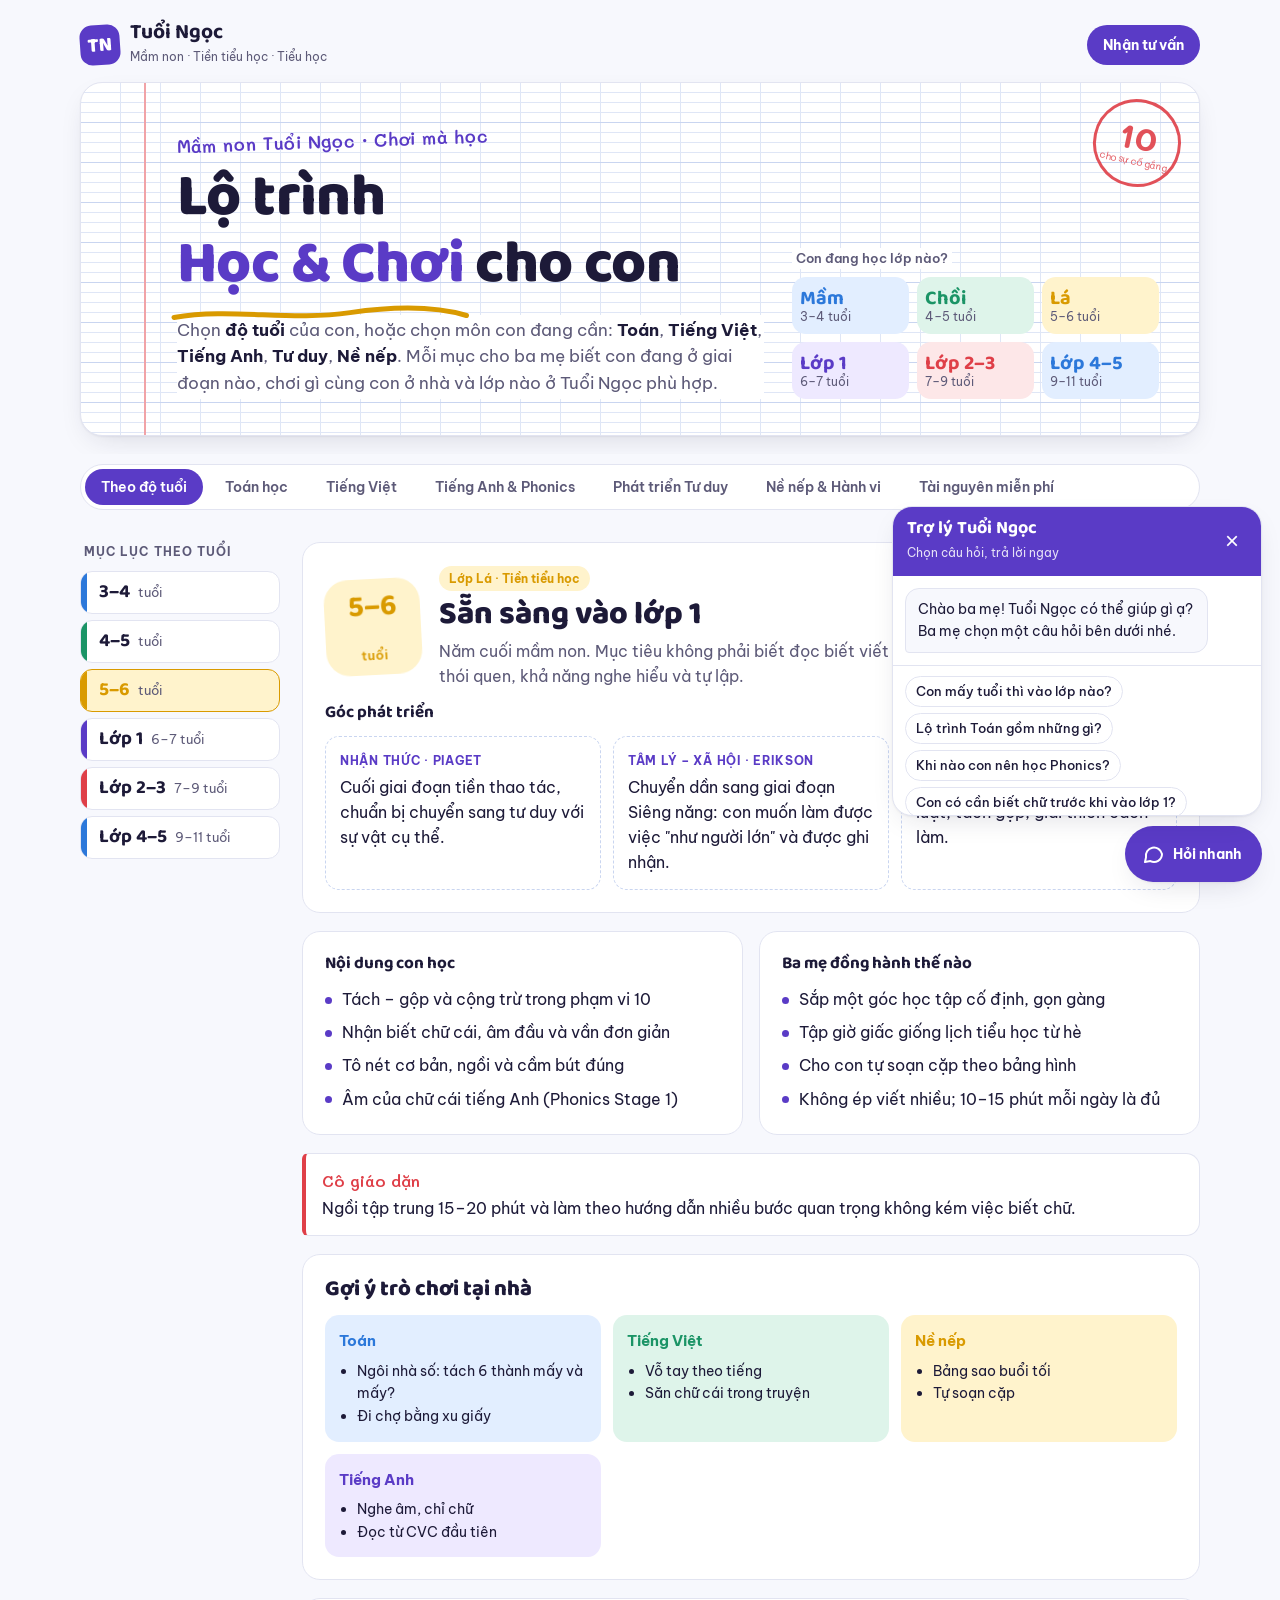
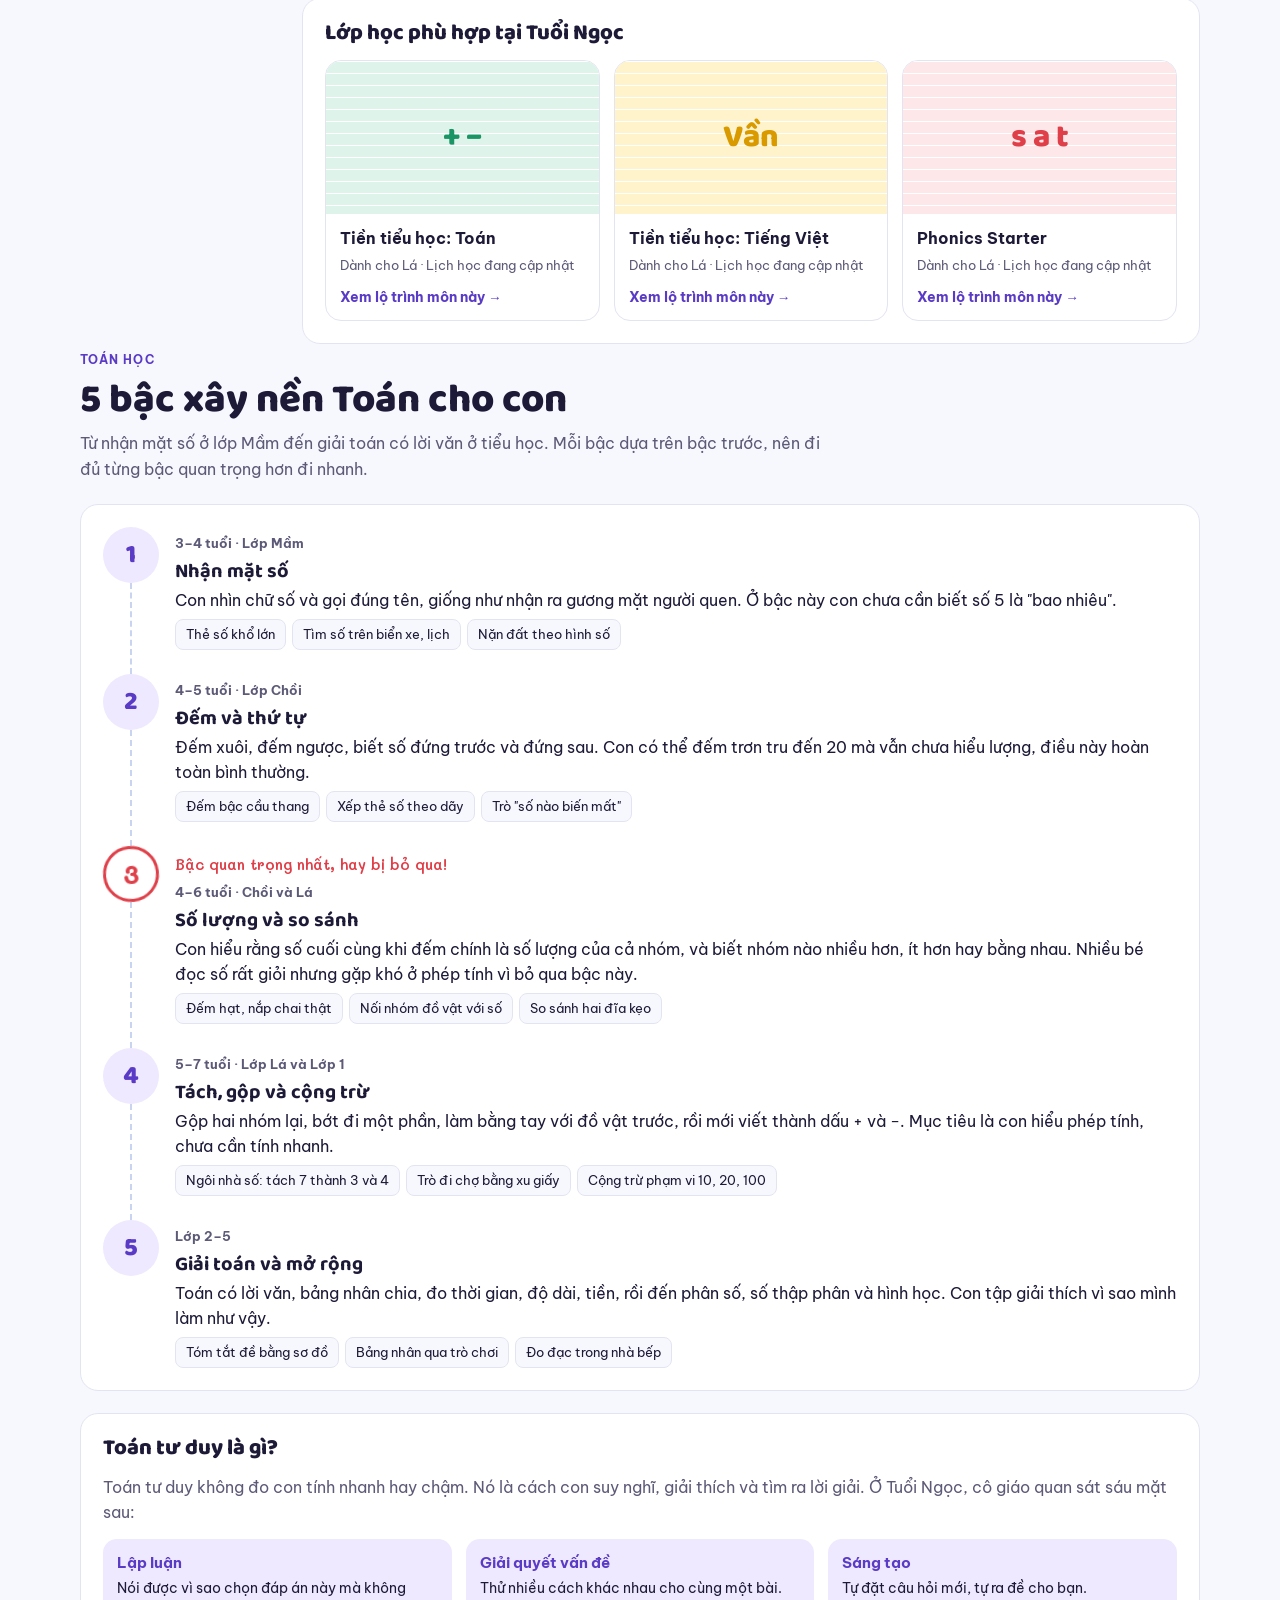
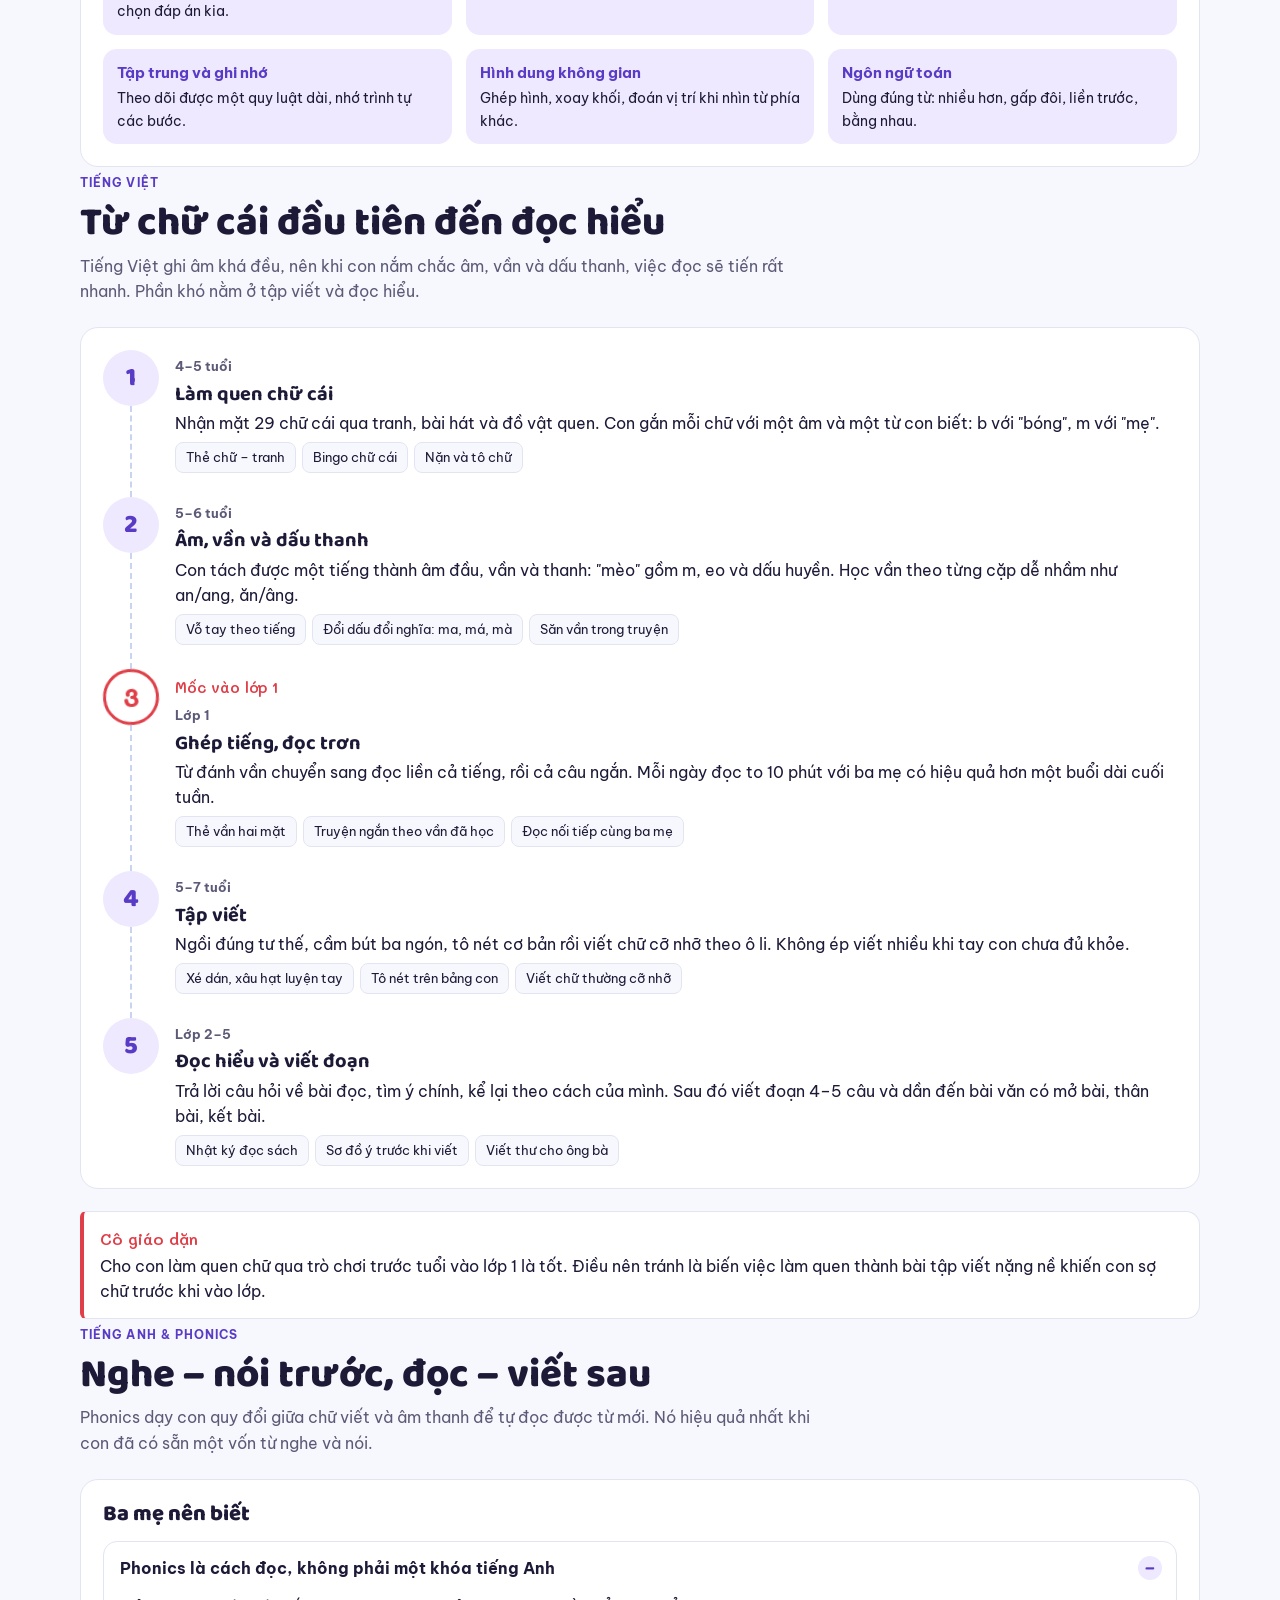
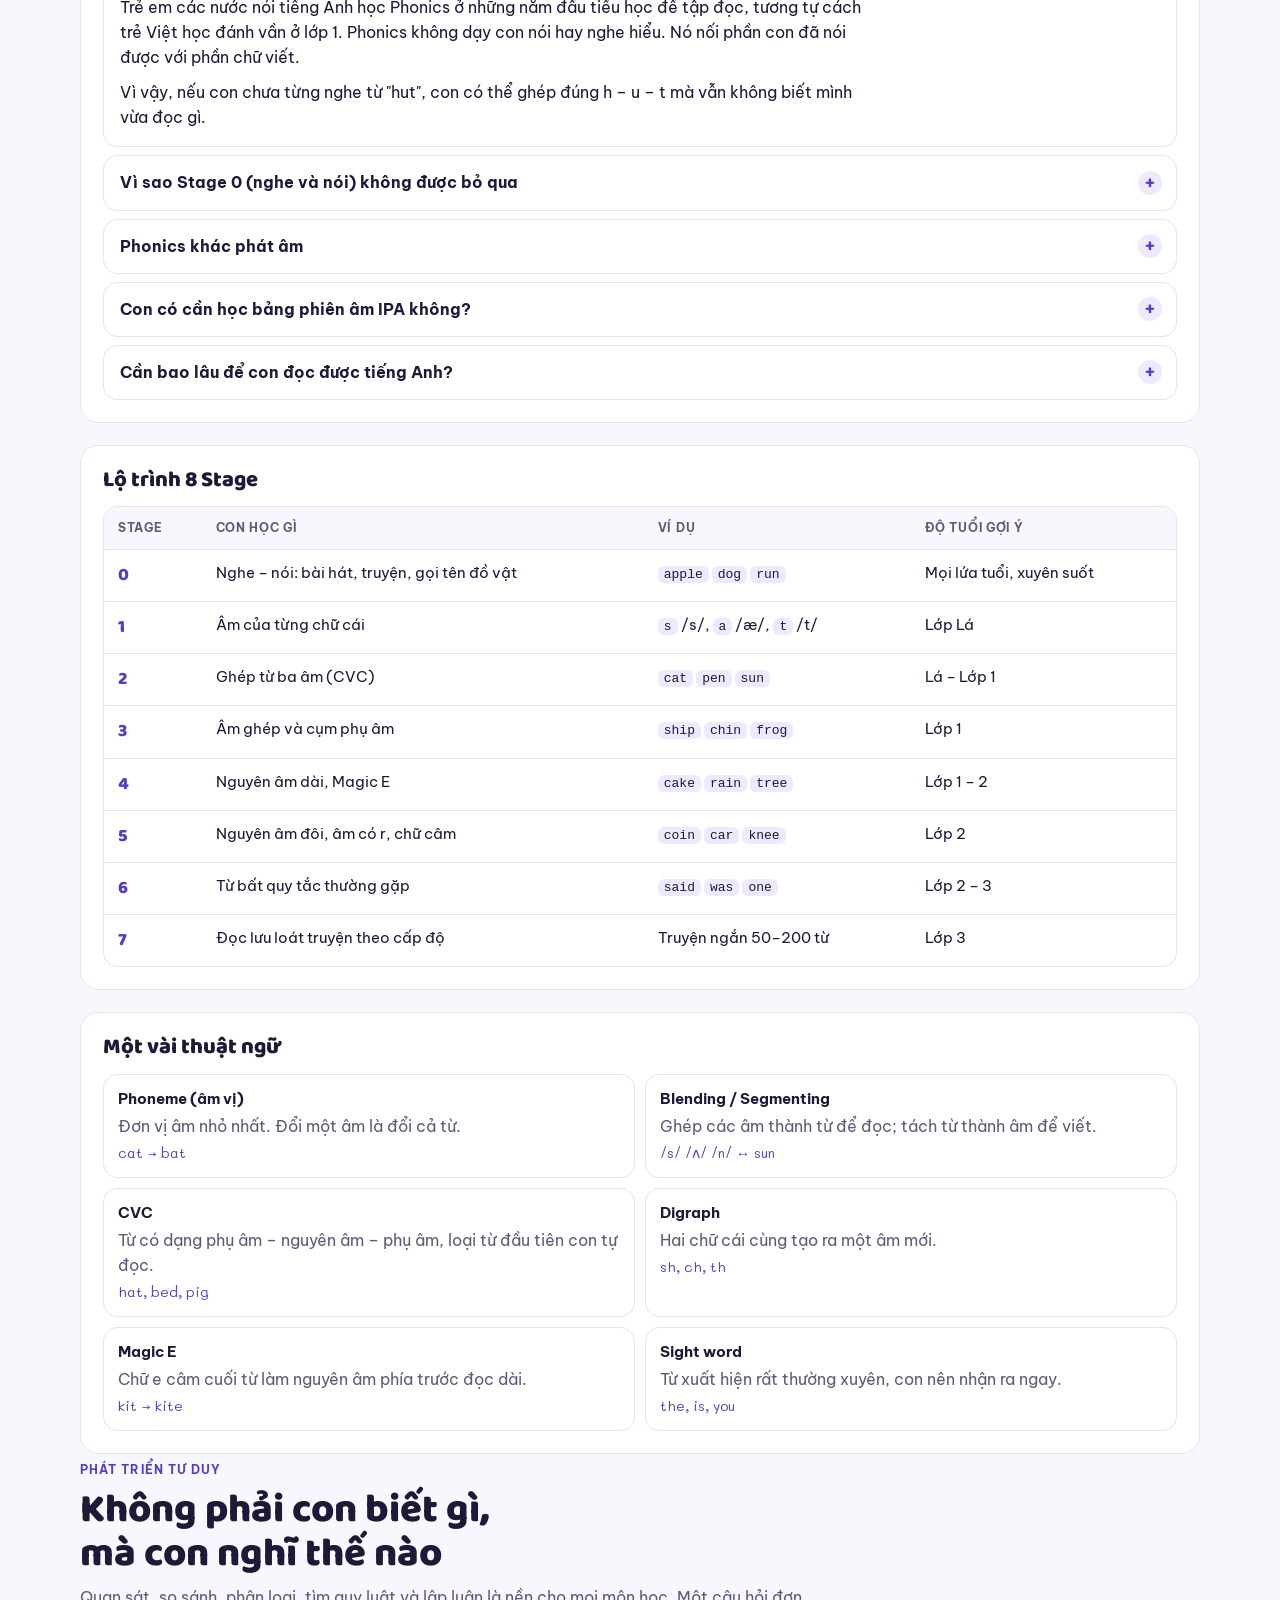
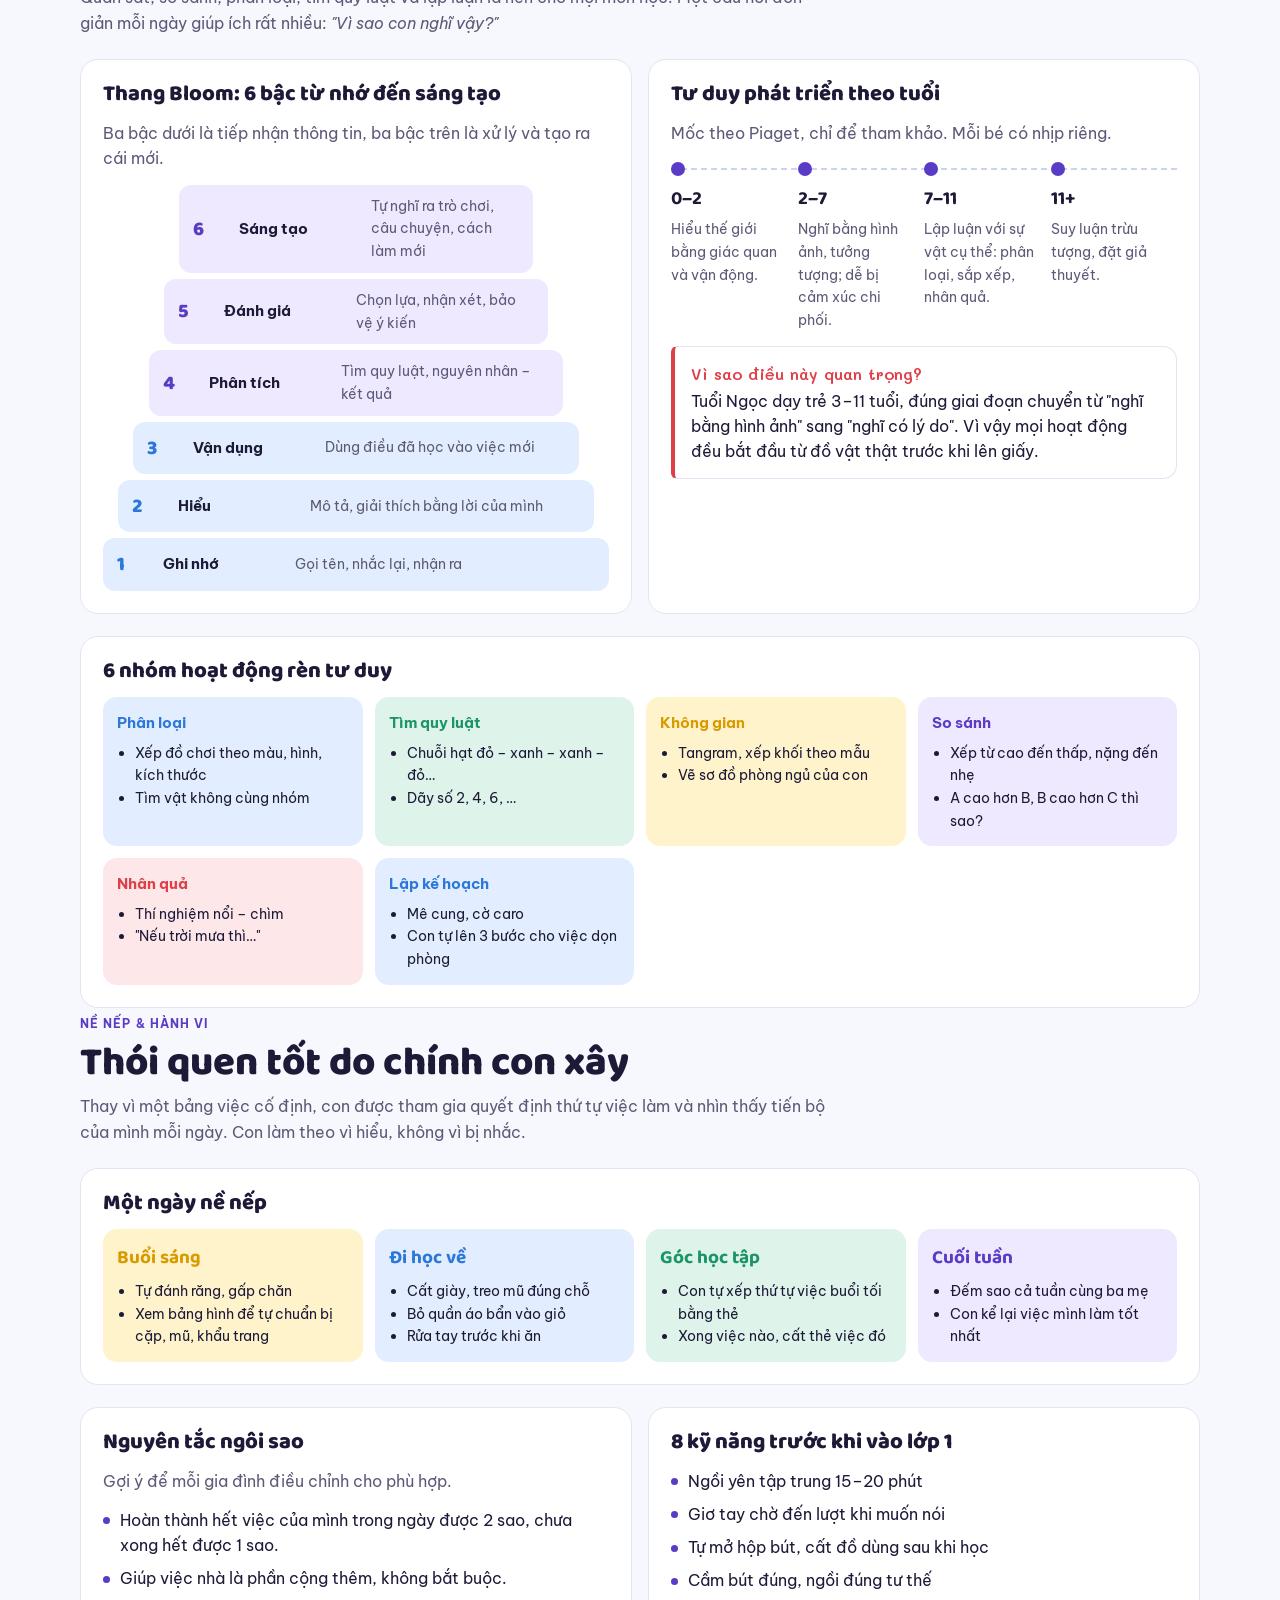
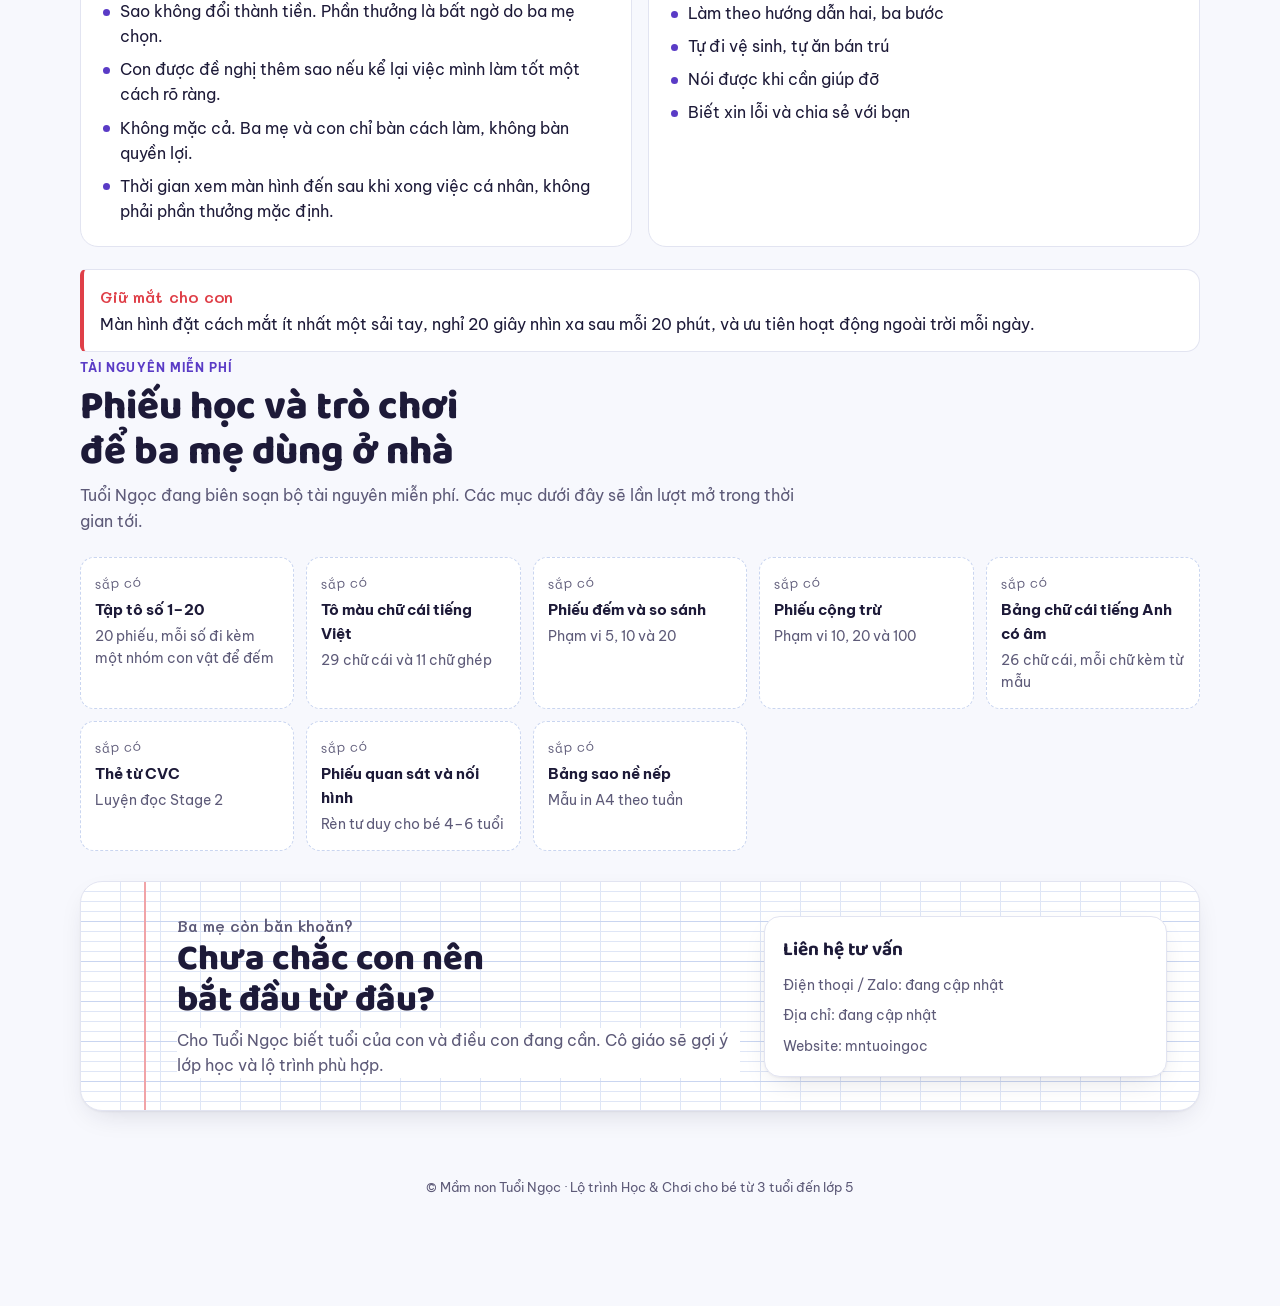
<file: index.html>
<!doctype html>
<html lang="vi">
<head>
<meta charset="utf-8">
<meta name="viewport" content="width=device-width, initial-scale=1, viewport-fit=cover">
<title>Mầm non Tuổi Ngọc · Lộ trình Học &amp; Chơi</title>
<meta name="description" content="Lộ trình Học &amp; Chơi cho bé tiền tiểu học và tiểu học tại Mầm non Tuổi Ngọc.">
<meta name="referrer" content="no-referrer">
<meta name="theme-color" content="#5A3BC6">
<meta property="og:title" content="Mầm non Tuổi Ngọc · Lộ trình Học &amp; Chơi">
<meta property="og:description" content="Lộ trình học theo độ tuổi và theo môn cho bé từ 3 tuổi đến lớp 5.">
<link rel="icon" href="/assets/favicon.svg" type="image/svg+xml">
<link rel="preconnect" href="https://fonts.googleapis.com">
<link rel="preconnect" href="https://fonts.gstatic.com" crossorigin>
<link rel="stylesheet" href="https://fonts.googleapis.com/css2?family=Baloo+2:wght@600;700;800&amp;family=Be+Vietnam+Pro:wght@400;500;600;700&amp;family=Mali:wght@500;600&amp;display=swap">
<link rel="stylesheet" href="/assets/styles.css">
<script src="/assets/app.js" defer></script>
</head>
<body>
<div class="wrap">
  <header class="top">
    <a class="brand" href="#do-tuoi" aria-label="Mầm non Tuổi Ngọc, về Lộ trình Học và Chơi">
      <span class="mark" aria-hidden="true">TN</span>
      <span><b>Tuổi Ngọc</b><small>Mầm non · Tiền tiểu học · Tiểu học</small></span>
    </a>
    <a class="top-cta" href="#lien-he">Nhận tư vấn</a>
  </header>

  <section class="sheet">
    <div class="stamp" aria-hidden="true"><div><b>10</b><span>cho sự cố gắng</span></div></div>
    <div class="hero">
      <div>
        <span class="note hand">Mầm non Tuổi Ngọc · Chơi mà học</span>
        <h1>Lộ trình <span class="ink">Học &amp; Chơi<svg viewBox="0 0 200 20" preserveAspectRatio="none" aria-hidden="true"><path d="M2 14 C 40 4, 80 18, 120 9 S 185 6, 198 12"/></svg></span> cho con</h1>
        <p class="lead">Chọn <strong>độ tuổi</strong> của con, hoặc chọn môn con đang cần: <strong>Toán</strong>, <strong>Tiếng Việt</strong>, <strong>Tiếng Anh</strong>, <strong>Tư duy</strong>, <strong>Nề nếp</strong>. Mỗi mục cho ba mẹ biết con đang ở giai đoạn nào, chơi gì cùng con ở nhà và lớp nào ở Tuổi Ngọc phù hợp.</p>
      </div>
      <div class="levels">
        <span class="cap">Con đang học lớp nào?</span>
        <div class="lv-row" id="lvRow"></div>
      </div>
    </div>
  </section>
</div>

<div class="tabs-shell" id="tabsShell">
  <nav class="tabs" role="tablist" aria-label="Chọn chủ đề">
    <button class="tab" role="tab" id="t-do-tuoi" aria-controls="do-tuoi" data-tab="do-tuoi">Theo độ tuổi</button>
    <button class="tab" role="tab" id="t-toan" aria-controls="toan" data-tab="toan">Toán học</button>
    <button class="tab" role="tab" id="t-tieng-viet" aria-controls="tieng-viet" data-tab="tieng-viet">Tiếng Việt</button>
    <button class="tab" role="tab" id="t-tieng-anh" aria-controls="tieng-anh" data-tab="tieng-anh">Tiếng Anh &amp; Phonics</button>
    <button class="tab" role="tab" id="t-tu-duy" aria-controls="tu-duy" data-tab="tu-duy">Phát triển Tư duy</button>
    <button class="tab" role="tab" id="t-hanh-vi" aria-controls="hanh-vi" data-tab="hanh-vi">Nề nếp &amp; Hành vi</button>
    <button class="tab" role="tab" id="t-tai-nguyen" aria-controls="tai-nguyen" data-tab="tai-nguyen">Tài nguyên miễn phí</button>
  </nav>
</div>

<main class="wrap">

<!-- ============ THEO ĐỘ TUỔI ============ -->
<section class="panel" id="do-tuoi" role="tabpanel" aria-labelledby="t-do-tuoi">
  <div class="age-layout">
    <div class="ages" role="group" aria-label="Chọn độ tuổi" id="ageBar"><span class="cap">Mục lục theo tuổi</span></div>
    <div id="ageView" aria-live="polite"></div>
  </div>
</section>

<!-- ============ TOÁN ============ -->
<section class="panel" id="toan" role="tabpanel" aria-labelledby="t-toan" hidden>
  <div class="panel-head">
    <span class="label">Toán học</span>
    <h2>5 bậc xây nền Toán cho con</h2>
    <p>Từ nhận mặt số ở lớp Mầm đến giải toán có lời văn ở tiểu học. Mỗi bậc dựa trên bậc trước, nên đi đủ từng bậc quan trọng hơn đi nhanh.</p>
  </div>
  <div class="card">
    <ol class="steps">
      <li class="step"><div class="num">1</div><div class="c">
        <span class="when">3–4 tuổi · Lớp Mầm</span>
        <h4>Nhận mặt số</h4>
        <p>Con nhìn chữ số và gọi đúng tên, giống như nhận ra gương mặt người quen. Ở bậc này con chưa cần biết số 5 là "bao nhiêu".</p>
        <div class="mini"><span>Thẻ số khổ lớn</span><span>Tìm số trên biển xe, lịch</span><span>Nặn đất theo hình số</span></div>
      </div></li>
      <li class="step"><div class="num">2</div><div class="c">
        <span class="when">4–5 tuổi · Lớp Chồi</span>
        <h4>Đếm và thứ tự</h4>
        <p>Đếm xuôi, đếm ngược, biết số đứng trước và đứng sau. Con có thể đếm trơn tru đến 20 mà vẫn chưa hiểu lượng, điều này hoàn toàn bình thường.</p>
        <div class="mini"><span>Đếm bậc cầu thang</span><span>Xếp thẻ số theo dãy</span><span>Trò "số nào biến mất"</span></div>
      </div></li>
      <li class="step key"><div class="num">3</div><div class="c">
        <span class="flag">Bậc quan trọng nhất, hay bị bỏ qua!</span>
        <span class="when">4–6 tuổi · Chồi và Lá</span>
        <h4>Số lượng và so sánh</h4>
        <p>Con hiểu rằng số cuối cùng khi đếm chính là số lượng của cả nhóm, và biết nhóm nào nhiều hơn, ít hơn hay bằng nhau. Nhiều bé đọc số rất giỏi nhưng gặp khó ở phép tính vì bỏ qua bậc này.</p>
        <div class="mini"><span>Đếm hạt, nắp chai thật</span><span>Nối nhóm đồ vật với số</span><span>So sánh hai đĩa kẹo</span></div>
      </div></li>
      <li class="step"><div class="num">4</div><div class="c">
        <span class="when">5–7 tuổi · Lớp Lá và Lớp 1</span>
        <h4>Tách, gộp và cộng trừ</h4>
        <p>Gộp hai nhóm lại, bớt đi một phần, làm bằng tay với đồ vật trước, rồi mới viết thành dấu + và −. Mục tiêu là con hiểu phép tính, chưa cần tính nhanh.</p>
        <div class="mini"><span>Ngôi nhà số: tách 7 thành 3 và 4</span><span>Trò đi chợ bằng xu giấy</span><span>Cộng trừ phạm vi 10, 20, 100</span></div>
      </div></li>
      <li class="step"><div class="num">5</div><div class="c">
        <span class="when">Lớp 2–5</span>
        <h4>Giải toán và mở rộng</h4>
        <p>Toán có lời văn, bảng nhân chia, đo thời gian, độ dài, tiền, rồi đến phân số, số thập phân và hình học. Con tập giải thích vì sao mình làm như vậy.</p>
        <div class="mini"><span>Tóm tắt đề bằng sơ đồ</span><span>Bảng nhân qua trò chơi</span><span>Đo đạc trong nhà bếp</span></div>
      </div></li>
    </ol>
  </div>
  <div class="card">
    <h3>Toán tư duy là gì?</h3>
    <p class="muted">Toán tư duy không đo con tính nhanh hay chậm. Nó là cách con suy nghĩ, giải thích và tìm ra lời giải. Ở Tuổi Ngọc, cô giáo quan sát sáu mặt sau:</p>
    <div class="facets">
      <div><b>Lập luận</b><span>Nói được vì sao chọn đáp án này mà không chọn đáp án kia.</span></div>
      <div><b>Giải quyết vấn đề</b><span>Thử nhiều cách khác nhau cho cùng một bài.</span></div>
      <div><b>Sáng tạo</b><span>Tự đặt câu hỏi mới, tự ra đề cho bạn.</span></div>
      <div><b>Tập trung và ghi nhớ</b><span>Theo dõi được một quy luật dài, nhớ trình tự các bước.</span></div>
      <div><b>Hình dung không gian</b><span>Ghép hình, xoay khối, đoán vị trí khi nhìn từ phía khác.</span></div>
      <div><b>Ngôn ngữ toán</b><span>Dùng đúng từ: nhiều hơn, gấp đôi, liền trước, bằng nhau.</span></div>
    </div>
  </div>
</section>

<!-- ============ TIẾNG VIỆT ============ -->
<section class="panel" id="tieng-viet" role="tabpanel" aria-labelledby="t-tieng-viet" hidden>
  <div class="panel-head">
    <span class="label">Tiếng Việt</span>
    <h2>Từ chữ cái đầu tiên đến đọc hiểu</h2>
    <p>Tiếng Việt ghi âm khá đều, nên khi con nắm chắc âm, vần và dấu thanh, việc đọc sẽ tiến rất nhanh. Phần khó nằm ở tập viết và đọc hiểu.</p>
  </div>
  <div class="card">
    <ol class="steps">
      <li class="step"><div class="num">1</div><div class="c">
        <span class="when">4–5 tuổi</span><h4>Làm quen chữ cái</h4>
        <p>Nhận mặt 29 chữ cái qua tranh, bài hát và đồ vật quen. Con gắn mỗi chữ với một âm và một từ con biết: b với "bóng", m với "mẹ".</p>
        <div class="mini"><span>Thẻ chữ – tranh</span><span>Bingo chữ cái</span><span>Nặn và tô chữ</span></div>
      </div></li>
      <li class="step"><div class="num">2</div><div class="c">
        <span class="when">5–6 tuổi</span><h4>Âm, vần và dấu thanh</h4>
        <p>Con tách được một tiếng thành âm đầu, vần và thanh: "mèo" gồm m, eo và dấu huyền. Học vần theo từng cặp dễ nhầm như an/ang, ăn/âng.</p>
        <div class="mini"><span>Vỗ tay theo tiếng</span><span>Đổi dấu đổi nghĩa: ma, má, mà</span><span>Săn vần trong truyện</span></div>
      </div></li>
      <li class="step key"><div class="num">3</div><div class="c">
        <span class="flag">Mốc vào lớp 1</span>
        <span class="when">Lớp 1</span><h4>Ghép tiếng, đọc trơn</h4>
        <p>Từ đánh vần chuyển sang đọc liền cả tiếng, rồi cả câu ngắn. Mỗi ngày đọc to 10 phút với ba mẹ có hiệu quả hơn một buổi dài cuối tuần.</p>
        <div class="mini"><span>Thẻ vần hai mặt</span><span>Truyện ngắn theo vần đã học</span><span>Đọc nối tiếp cùng ba mẹ</span></div>
      </div></li>
      <li class="step"><div class="num">4</div><div class="c">
        <span class="when">5–7 tuổi</span><h4>Tập viết</h4>
        <p>Ngồi đúng tư thế, cầm bút ba ngón, tô nét cơ bản rồi viết chữ cỡ nhỡ theo ô li. Không ép viết nhiều khi tay con chưa đủ khỏe.</p>
        <div class="mini"><span>Xé dán, xâu hạt luyện tay</span><span>Tô nét trên bảng con</span><span>Viết chữ thường cỡ nhỡ</span></div>
      </div></li>
      <li class="step"><div class="num">5</div><div class="c">
        <span class="when">Lớp 2–5</span><h4>Đọc hiểu và viết đoạn</h4>
        <p>Trả lời câu hỏi về bài đọc, tìm ý chính, kể lại theo cách của mình. Sau đó viết đoạn 4–5 câu và dần đến bài văn có mở bài, thân bài, kết bài.</p>
        <div class="mini"><span>Nhật ký đọc sách</span><span>Sơ đồ ý trước khi viết</span><span>Viết thư cho ông bà</span></div>
      </div></li>
    </ol>
  </div>
  <div class="pen"><span class="hand">Cô giáo dặn</span>Cho con làm quen chữ qua trò chơi trước tuổi vào lớp 1 là tốt. Điều nên tránh là biến việc làm quen thành bài tập viết nặng nề khiến con sợ chữ trước khi vào lớp.</div>
</section>

<!-- ============ TIẾNG ANH ============ -->
<section class="panel" id="tieng-anh" role="tabpanel" aria-labelledby="t-tieng-anh" hidden>
  <div class="panel-head">
    <span class="label">Tiếng Anh &amp; Phonics</span>
    <h2>Nghe – nói trước, đọc – viết sau</h2>
    <p>Phonics dạy con quy đổi giữa chữ viết và âm thanh để tự đọc được từ mới. Nó hiệu quả nhất khi con đã có sẵn một vốn từ nghe và nói.</p>
  </div>
  <div class="card">
    <h3>Ba mẹ nên biết</h3>
    <div class="acc">
      <details open><summary>Phonics là cách đọc, không phải một khóa tiếng Anh</summary><div class="in">
        <p>Trẻ em các nước nói tiếng Anh học Phonics ở những năm đầu tiểu học để tập đọc, tương tự cách trẻ Việt học đánh vần ở lớp 1. Phonics không dạy con nói hay nghe hiểu. Nó nối phần con đã nói được với phần chữ viết.</p>
        <p>Vì vậy, nếu con chưa từng nghe từ "hut", con có thể ghép đúng h – u – t mà vẫn không biết mình vừa đọc gì.</p>
      </div></details>
      <details><summary>Vì sao Stage 0 (nghe và nói) không được bỏ qua</summary><div class="in">
        <p>Khi đọc tiếng Việt, con tự nhận ra mình đọc sai vì từ đó nghe "lạ tai". Với tiếng Anh, con chưa có cảm giác lạ tai đó nếu vốn nghe còn ít.</p>
        <p>Tuổi Ngọc cho con nghe bài hát, truyện, hội thoại ngắn trước, và mọi từ trong bài đều đi kèm hình, nghĩa và âm thanh để con nghe lại ngay sau khi tự ghép.</p>
      </div></details>
      <details><summary>Phonics khác phát âm</summary><div class="in">
        <p>Phonics trả lời câu hỏi "chữ này đọc là âm gì". Phát âm trả lời câu hỏi "âm này phát ra thế nào cho chuẩn": khẩu hình, đặt lưỡi, trọng âm, ngữ điệu. Một bé có thể đọc được nhiều từ nhưng phát âm chưa chuẩn, và ngược lại. Lớp học ở Tuổi Ngọc luyện cả hai, bằng hai hoạt động riêng.</p>
      </div></details>
      <details><summary>Con có cần học bảng phiên âm IPA không?</summary><div class="in">
        <p>Ở tuổi mầm non và đầu tiểu học thì chưa cần. IPA là công cụ tra cứu cho người lớn. Với con, nghe mẫu, nhìn khẩu hình và nói theo là đủ.</p>
      </div></details>
      <details><summary>Cần bao lâu để con đọc được tiếng Anh?</summary><div class="in">
        <p>Tính bằng năm, không phải tháng. Con cần gặp lại mỗi quy tắc nhiều lần, trong nhiều cuốn sách và trò chơi, đến khi thành phản xạ. Lộ trình dưới đây thường kéo dài từ lớp Lá đến lớp 3.</p>
      </div></details>
    </div>
  </div>
  <div class="card">
    <h3>Lộ trình 8 Stage</h3>
    <div class="tbl-wrap"><table>
      <thead><tr><th>Stage</th><th>Con học gì</th><th>Ví dụ</th><th>Độ tuổi gợi ý</th></tr></thead>
      <tbody>
        <tr><td>0</td><td>Nghe – nói: bài hát, truyện, gọi tên đồ vật</td><td><code>apple</code> <code>dog</code> <code>run</code></td><td>Mọi lứa tuổi, xuyên suốt</td></tr>
        <tr><td>1</td><td>Âm của từng chữ cái</td><td><code>s</code> /s/, <code>a</code> /æ/, <code>t</code> /t/</td><td>Lớp Lá</td></tr>
        <tr><td>2</td><td>Ghép từ ba âm (CVC)</td><td><code>cat</code> <code>pen</code> <code>sun</code></td><td>Lá – Lớp 1</td></tr>
        <tr><td>3</td><td>Âm ghép và cụm phụ âm</td><td><code>ship</code> <code>chin</code> <code>frog</code></td><td>Lớp 1</td></tr>
        <tr><td>4</td><td>Nguyên âm dài, Magic E</td><td><code>cake</code> <code>rain</code> <code>tree</code></td><td>Lớp 1 – 2</td></tr>
        <tr><td>5</td><td>Nguyên âm đôi, âm có r, chữ câm</td><td><code>coin</code> <code>car</code> <code>knee</code></td><td>Lớp 2</td></tr>
        <tr><td>6</td><td>Từ bất quy tắc thường gặp</td><td><code>said</code> <code>was</code> <code>one</code></td><td>Lớp 2 – 3</td></tr>
        <tr><td>7</td><td>Đọc lưu loát truyện theo cấp độ</td><td>Truyện ngắn 50–200 từ</td><td>Lớp 3</td></tr>
      </tbody>
    </table></div>
  </div>
  <div class="card">
    <h3>Một vài thuật ngữ</h3>
    <div class="gloss">
      <div><b>Phoneme (âm vị)</b><span class="muted">Đơn vị âm nhỏ nhất. Đổi một âm là đổi cả từ.</span><i>cat → bat</i></div>
      <div><b>Blending / Segmenting</b><span class="muted">Ghép các âm thành từ để đọc; tách từ thành âm để viết.</span><i>/s/ /ʌ/ /n/ ↔ sun</i></div>
      <div><b>CVC</b><span class="muted">Từ có dạng phụ âm – nguyên âm – phụ âm, loại từ đầu tiên con tự đọc.</span><i>hat, bed, pig</i></div>
      <div><b>Digraph</b><span class="muted">Hai chữ cái cùng tạo ra một âm mới.</span><i>sh, ch, th</i></div>
      <div><b>Magic E</b><span class="muted">Chữ e câm cuối từ làm nguyên âm phía trước đọc dài.</span><i>kit → kite</i></div>
      <div><b>Sight word</b><span class="muted">Từ xuất hiện rất thường xuyên, con nên nhận ra ngay.</span><i>the, is, you</i></div>
    </div>
  </div>
</section>

<!-- ============ TƯ DUY ============ -->
<section class="panel" id="tu-duy" role="tabpanel" aria-labelledby="t-tu-duy" hidden>
  <div class="panel-head">
    <span class="label">Phát triển Tư duy</span>
    <h2>Không phải con biết gì, mà con nghĩ thế nào</h2>
    <p>Quan sát, so sánh, phân loại, tìm quy luật và lập luận là nền cho mọi môn học. Một câu hỏi đơn giản mỗi ngày giúp ích rất nhiều: <em>"Vì sao con nghĩ vậy?"</em></p>
  </div>
  <div class="grid-2">
    <div class="card">
      <h3>Thang Bloom: 6 bậc từ nhớ đến sáng tạo</h3>
      <p class="muted">Ba bậc dưới là tiếp nhận thông tin, ba bậc trên là xử lý và tạo ra cái mới.</p>
      <div class="bloom">
        <div class="low"><span class="lv-n">1</span><b>Ghi nhớ</b><span>Gọi tên, nhắc lại, nhận ra</span></div>
        <div class="low w2"><span class="lv-n">2</span><b>Hiểu</b><span>Mô tả, giải thích bằng lời của mình</span></div>
        <div class="low w3"><span class="lv-n">3</span><b>Vận dụng</b><span>Dùng điều đã học vào việc mới</span></div>
        <div class="high w4"><span class="lv-n">4</span><b>Phân tích</b><span>Tìm quy luật, nguyên nhân – kết quả</span></div>
        <div class="high w5"><span class="lv-n">5</span><b>Đánh giá</b><span>Chọn lựa, nhận xét, bảo vệ ý kiến</span></div>
        <div class="high w6"><span class="lv-n">6</span><b>Sáng tạo</b><span>Tự nghĩ ra trò chơi, câu chuyện, cách làm mới</span></div>
      </div>
    </div>
    <div class="card">
      <h3>Tư duy phát triển theo tuổi</h3>
      <p class="muted">Mốc theo Piaget, chỉ để tham khảo. Mỗi bé có nhịp riêng.</p>
      <div class="timeline">
        <div><b>0–2</b><span>Hiểu thế giới bằng giác quan và vận động.</span></div>
        <div><b>2–7</b><span>Nghĩ bằng hình ảnh, tưởng tượng; dễ bị cảm xúc chi phối.</span></div>
        <div><b>7–11</b><span>Lập luận với sự vật cụ thể: phân loại, sắp xếp, nhân quả.</span></div>
        <div><b>11+</b><span>Suy luận trừu tượng, đặt giả thuyết.</span></div>
      </div>
      <div class="pen"><span class="hand">Vì sao điều này quan trọng?</span>Tuổi Ngọc dạy trẻ 3–11 tuổi, đúng giai đoạn chuyển từ "nghĩ bằng hình ảnh" sang "nghĩ có lý do". Vì vậy mọi hoạt động đều bắt đầu từ đồ vật thật trước khi lên giấy.</div>
    </div>
  </div>
  <div class="card">
    <h3>6 nhóm hoạt động rèn tư duy</h3>
    <div class="acts">
      <div class="act c-sky"><b>Phân loại</b><ul><li>Xếp đồ chơi theo màu, hình, kích thước</li><li>Tìm vật không cùng nhóm</li></ul></div>
      <div class="act c-leaf"><b>Tìm quy luật</b><ul><li>Chuỗi hạt đỏ – xanh – xanh – đỏ…</li><li>Dãy số 2, 4, 6, …</li></ul></div>
      <div class="act c-sun"><b>Không gian</b><ul><li>Tangram, xếp khối theo mẫu</li><li>Vẽ sơ đồ phòng ngủ của con</li></ul></div>
      <div class="act c-violet"><b>So sánh</b><ul><li>Xếp từ cao đến thấp, nặng đến nhẹ</li><li>A cao hơn B, B cao hơn C thì sao?</li></ul></div>
      <div class="act c-red"><b>Nhân quả</b><ul><li>Thí nghiệm nổi – chìm</li><li>"Nếu trời mưa thì…"</li></ul></div>
      <div class="act c-sky"><b>Lập kế hoạch</b><ul><li>Mê cung, cờ caro</li><li>Con tự lên 3 bước cho việc dọn phòng</li></ul></div>
    </div>
  </div>
</section>

<!-- ============ HÀNH VI ============ -->
<section class="panel" id="hanh-vi" role="tabpanel" aria-labelledby="t-hanh-vi" hidden>
  <div class="panel-head">
    <span class="label">Nề nếp &amp; Hành vi</span>
    <h2>Thói quen tốt do chính con xây</h2>
    <p>Thay vì một bảng việc cố định, con được tham gia quyết định thứ tự việc làm và nhìn thấy tiến bộ của mình mỗi ngày. Con làm theo vì hiểu, không vì bị nhắc.</p>
  </div>
  <div class="card">
    <h3>Một ngày nề nếp</h3>
    <div class="flow">
      <div class="c-sun"><span class="when">Buổi sáng</span><ul><li>Tự đánh răng, gấp chăn</li><li>Xem bảng hình để tự chuẩn bị cặp, mũ, khẩu trang</li></ul></div>
      <div class="c-sky"><span class="when">Đi học về</span><ul><li>Cất giày, treo mũ đúng chỗ</li><li>Bỏ quần áo bẩn vào giỏ</li><li>Rửa tay trước khi ăn</li></ul></div>
      <div class="c-leaf"><span class="when">Góc học tập</span><ul><li>Con tự xếp thứ tự việc buổi tối bằng thẻ</li><li>Xong việc nào, cất thẻ việc đó</li></ul></div>
      <div class="c-violet"><span class="when">Cuối tuần</span><ul><li>Đếm sao cả tuần cùng ba mẹ</li><li>Con kể lại việc mình làm tốt nhất</li></ul></div>
    </div>
  </div>
  <div class="grid-2">
    <div class="card">
      <h3>Nguyên tắc ngôi sao</h3>
      <p class="muted">Gợi ý để mỗi gia đình điều chỉnh cho phù hợp.</p>
      <ul class="list">
        <li>Hoàn thành hết việc của mình trong ngày được 2 sao, chưa xong hết được 1 sao.</li>
        <li>Giúp việc nhà là phần cộng thêm, không bắt buộc.</li>
        <li>Sao không đổi thành tiền. Phần thưởng là bất ngờ do ba mẹ chọn.</li>
        <li>Con được đề nghị thêm sao nếu kể lại việc mình làm tốt một cách rõ ràng.</li>
        <li>Không mặc cả. Ba mẹ và con chỉ bàn cách làm, không bàn quyền lợi.</li>
        <li>Thời gian xem màn hình đến sau khi xong việc cá nhân, không phải phần thưởng mặc định.</li>
      </ul>
    </div>
    <div class="card">
      <h3>8 kỹ năng trước khi vào lớp 1</h3>
      <ul class="list">
        <li>Ngồi yên tập trung 15–20 phút</li>
        <li>Giơ tay chờ đến lượt khi muốn nói</li>
        <li>Tự mở hộp bút, cất đồ dùng sau khi học</li>
        <li>Cầm bút đúng, ngồi đúng tư thế</li>
        <li>Làm theo hướng dẫn hai, ba bước</li>
        <li>Tự đi vệ sinh, tự ăn bán trú</li>
        <li>Nói được khi cần giúp đỡ</li>
        <li>Biết xin lỗi và chia sẻ với bạn</li>
      </ul>
    </div>
  </div>
  <div class="pen"><span class="hand">Giữ mắt cho con</span>Màn hình đặt cách mắt ít nhất một sải tay, nghỉ 20 giây nhìn xa sau mỗi 20 phút, và ưu tiên hoạt động ngoài trời mỗi ngày.</div>
</section>

<!-- ============ TÀI NGUYÊN ============ -->
<section class="panel" id="tai-nguyen" role="tabpanel" aria-labelledby="t-tai-nguyen" hidden>
  <div class="panel-head">
    <span class="label">Tài nguyên miễn phí</span>
    <h2>Phiếu học và trò chơi để ba mẹ dùng ở nhà</h2>
    <p>Tuổi Ngọc đang biên soạn bộ tài nguyên miễn phí. Các mục dưới đây sẽ lần lượt mở trong thời gian tới.</p>
  </div>
  <div class="res">
    <div><span class="soon">sắp có</span><b>Tập tô số 1–20</b><span>20 phiếu, mỗi số đi kèm một nhóm con vật để đếm</span></div>
    <div><span class="soon">sắp có</span><b>Tô màu chữ cái tiếng Việt</b><span>29 chữ cái và 11 chữ ghép</span></div>
    <div><span class="soon">sắp có</span><b>Phiếu đếm và so sánh</b><span>Phạm vi 5, 10 và 20</span></div>
    <div><span class="soon">sắp có</span><b>Phiếu cộng trừ</b><span>Phạm vi 10, 20 và 100</span></div>
    <div><span class="soon">sắp có</span><b>Bảng chữ cái tiếng Anh có âm</b><span>26 chữ cái, mỗi chữ kèm từ mẫu</span></div>
    <div><span class="soon">sắp có</span><b>Thẻ từ CVC</b><span>Luyện đọc Stage 2</span></div>
    <div><span class="soon">sắp có</span><b>Phiếu quan sát và nối hình</b><span>Rèn tư duy cho bé 4–6 tuổi</span></div>
    <div><span class="soon">sắp có</span><b>Bảng sao nề nếp</b><span>Mẫu in A4 theo tuần</span></div>
  </div>
</section>

<section class="sheet cta" id="lien-he">
  <div>
    <span class="hand muted">Ba mẹ còn băn khoăn?</span>
    <h2>Chưa chắc con nên bắt đầu từ đâu?</h2>
    <p>Cho Tuổi Ngọc biết tuổi của con và điều con đang cần. Cô giáo sẽ gợi ý lớp học và lộ trình phù hợp.</p>
  </div>
  <div class="contact">
    <b>Liên hệ tư vấn</b>
    <span>Điện thoại / Zalo: đang cập nhật</span>
    <span>Địa chỉ: đang cập nhật</span>
    <span>Website: mntuoingoc</span>
  </div>
</section>
</main>

<footer>© Mầm non Tuổi Ngọc · Lộ trình Học &amp; Chơi cho bé từ 3 tuổi đến lớp 5</footer>

<button class="fab" id="fab" aria-label="Mở trợ lý hỏi nhanh" aria-expanded="false" aria-controls="chat">
  <svg viewBox="0 0 24 24" fill="none" stroke="currentColor" stroke-width="2" stroke-linecap="round" stroke-linejoin="round" aria-hidden="true"><path d="M21 12a8 8 0 0 1-11.6 7.1L4 20l1-4.6A8 8 0 1 1 21 12Z"/></svg>
  <span>Hỏi nhanh</span>
</button>
<div class="chat" id="chat" role="dialog" aria-label="Trợ lý Tuổi Ngọc" hidden>
  <div class="chat-h"><span><b>Trợ lý Tuổi Ngọc</b><small>Chọn câu hỏi, trả lời ngay</small></span><button id="chatClose" aria-label="Đóng">×</button></div>
  <div class="chat-log" id="chatLog"></div>
  <div class="chips" id="chips"></div>
</div>
</body>
</html>
</file>
<file: assets/styles.css>
/* Layout: trang vở ô li — mở đầu bằng tờ giấy ô li có lề đỏ và nét mực tím; thanh tab môn học dính trên cùng; cột trái là "mục lục" độ tuổi */
:root{
  --paper:#F7F8FD; --surface:#FFFFFF; --sheet:#FFFFFF;
  --grid:#DFE6F6; --grid-strong:#C9D5F0; --margin:#F1A3A7;
  --ink:#1D1A38; --muted:#5D5A78; --line:#E2E4F1;
  --violet:#5A3BC6; --violet-ink:#FFFFFF; --violet-soft:#EEE9FF;
  --red:#DF3F48; --red-soft:#FDE7E8;
  --sun:#D99A00; --sun-soft:#FFF3CC;
  --leaf:#1B9466; --leaf-soft:#DEF4EA;
  --sky:#2C78DA; --sky-soft:#E2EEFF;
  --shadow:0 1px 2px rgba(29,26,56,.05),0 10px 30px -12px rgba(29,26,56,.18);
  --display:"Baloo 2","Nunito","Segoe UI Rounded","Trebuchet MS",system-ui,sans-serif;
  --body:"Be Vietnam Pro","Segoe UI",Roboto,"Helvetica Neue",Arial,sans-serif;
  --hand:"Mali","Comic Neue","Segoe Print","Bradley Hand",cursive;
}
@media (prefers-color-scheme: dark){:root:not([data-theme="light"]){
  --paper:#13112A; --surface:#1B1936; --sheet:#1B1936;
  --grid:#272452; --grid-strong:#332F66; --margin:#6E2E3C;
  --ink:#EEEBFF; --muted:#ACA8CF; --line:#2E2B57;
  --violet:#A993FF; --violet-ink:#16132E; --violet-soft:#2C2560;
  --red:#FF7A82; --red-soft:#3D1D2A;
  --sun:#FFCF5C; --sun-soft:#383017;
  --leaf:#4ED29E; --leaf-soft:#163A2D;
  --sky:#7DB4FF; --sky-soft:#1A2B4C;
  --shadow:0 1px 2px rgba(0,0,0,.4),0 10px 30px -12px rgba(0,0,0,.6);
  color-scheme:dark}}
:root[data-theme="dark"]{
  --paper:#13112A; --surface:#1B1936; --sheet:#1B1936;
  --grid:#272452; --grid-strong:#332F66; --margin:#6E2E3C;
  --ink:#EEEBFF; --muted:#ACA8CF; --line:#2E2B57;
  --violet:#A993FF; --violet-ink:#16132E; --violet-soft:#2C2560;
  --red:#FF7A82; --red-soft:#3D1D2A;
  --sun:#FFCF5C; --sun-soft:#383017;
  --leaf:#4ED29E; --leaf-soft:#163A2D;
  --sky:#7DB4FF; --sky-soft:#1A2B4C;
  --shadow:0 1px 2px rgba(0,0,0,.4),0 10px 30px -12px rgba(0,0,0,.6);
  color-scheme:dark}

*{box-sizing:border-box}
body{background:var(--paper);color:var(--ink);font-family:var(--body);font-size:15.5px;line-height:1.62;
  padding-left:max(16px,env(safe-area-inset-left,0px));padding-right:max(16px,env(safe-area-inset-right,0px))}
body::before{content:"";position:fixed;inset:0 0 auto;height:env(safe-area-inset-top,0px);z-index:10;background:var(--paper)}
a{color:var(--violet)}
a:focus-visible,button:focus-visible,summary:focus-visible{outline:3px solid var(--sun);outline-offset:2px;border-radius:10px}
h1,h2,h3,h4{font-family:var(--display);line-height:1.12;text-wrap:balance;margin:0;font-weight:800}
p{margin:0}
.wrap{max-width:1120px;margin:0 auto}
.muted{color:var(--muted)}
.hand{font-family:var(--hand);font-weight:600}
.label{font-size:12px;font-weight:700;letter-spacing:.09em;text-transform:uppercase;color:var(--violet)}

/* Level colors */
.c-sky{--c:var(--sky);--cs:var(--sky-soft)}
.c-leaf{--c:var(--leaf);--cs:var(--leaf-soft)}
.c-sun{--c:var(--sun);--cs:var(--sun-soft)}
.c-violet{--c:var(--violet);--cs:var(--violet-soft)}
.c-red{--c:var(--red);--cs:var(--red-soft)}

/* Header */
.top{display:flex;align-items:center;justify-content:space-between;gap:12px;padding-block:14px}
.brand{display:flex;align-items:center;gap:10px;text-decoration:none;color:var(--ink)}
.mark{width:40px;height:40px;border-radius:12px;background:var(--violet);color:var(--violet-ink);display:grid;place-items:center;font-family:var(--display);font-weight:800;font-size:20px;flex:none;transform:rotate(-4deg)}
.brand b{font-family:var(--display);font-size:21px;line-height:1;display:block}
.brand small{font-size:12px;color:var(--muted)}
.top-cta{font-weight:700;font-size:14px;text-decoration:none;color:var(--violet-ink);background:var(--violet);padding:9px 16px;border-radius:999px;white-space:nowrap}
.top-cta:hover{filter:brightness(1.08)}

/* Hero sheet: vở ô li */
.sheet{position:relative;background-color:var(--sheet);border:1px solid var(--line);border-radius:22px;box-shadow:var(--shadow);overflow:hidden;
  background-image:
    linear-gradient(90deg,transparent 63px,var(--margin) 63px,var(--margin) 65px,transparent 65px),
    linear-gradient(var(--grid-strong) 1px,transparent 1px),
    linear-gradient(var(--grid) 1px,transparent 1px),
    linear-gradient(90deg,var(--grid) 1px,transparent 1px);
  background-size:100% 100%,40px 40px,10px 10px,40px 40px;
  background-position:0 0,0 -1px,0 -1px,-1px 0}
.hero{padding-block:44px 36px;padding-left:96px;padding-right:40px;display:grid;grid-template-columns:minmax(0,1.6fr) minmax(0,1fr);gap:28px;align-items:end}
.hero .note{color:var(--violet);font-size:18px;display:inline-block;transform:rotate(-2deg)}
.hero h1{font-size:clamp(34px,5.6vw,60px);margin-top:8px;letter-spacing:-.01em}
.hero h1 .ink{color:var(--violet);position:relative;white-space:nowrap}
.hero h1 .ink svg{position:absolute;left:-2%;bottom:-.18em;width:104%;height:.32em;overflow:visible}
.hero h1 .ink path{fill:none;stroke:var(--sun);stroke-width:5;stroke-linecap:round;vector-effect:non-scaling-stroke}
.hero .lead{margin-top:16px;max-width:58ch;color:var(--muted);font-size:16.5px;background:var(--sheet);padding:2px 0}
.hero .lead strong{color:var(--ink)}
.levels{display:flex;flex-direction:column;gap:8px;position:relative}
.levels .cap{font-size:13px;color:var(--muted);font-weight:600;background:var(--sheet);align-self:flex-start;padding-inline:4px}
.lv-row{display:grid;grid-template-columns:repeat(3,minmax(0,1fr));gap:8px}
.lv{border:0;border-radius:14px;padding:10px 8px;cursor:pointer;background:var(--cs);color:var(--ink);text-align:left;font-family:var(--body);display:flex;flex-direction:column;gap:0;transition:transform .15s}
.lv:hover{transform:translateY(-2px) rotate(-1deg)}
.lv b{font-family:var(--display);font-size:20px;line-height:1.1;color:var(--c)}
.lv small{font-size:12px;color:var(--muted)}
.stamp{position:absolute;right:18px;top:16px;width:88px;height:88px;border-radius:50%;border:3px solid var(--red);color:var(--red);display:grid;place-items:center;text-align:center;transform:rotate(12deg);font-family:var(--hand);line-height:1;opacity:.9;pointer-events:none}
.stamp b{font-size:34px;display:block}
.stamp span{font-size:10px;display:block;margin-top:2px}

/* Subject tabs */
.tabs-shell{position:sticky;top:env(safe-area-inset-top,0px);z-index:6;background:var(--paper);padding-block:10px;margin-top:18px;
  margin-inline:calc(-1 * max(16px,env(safe-area-inset-left,0px)));padding-left:max(16px,env(safe-area-inset-left,0px));padding-right:max(16px,env(safe-area-inset-right,0px))}
.tabs-shell.stuck{box-shadow:0 1px 0 var(--line)}
.tabs{display:flex;gap:6px;overflow-x:auto;scrollbar-width:none;max-width:1120px;margin:0 auto;padding:4px;background:var(--surface);border:1px solid var(--line);border-radius:999px}
.tabs::-webkit-scrollbar{display:none}
.tab{flex:none;font:600 14px/1 var(--body);color:var(--muted);background:transparent;border:0;padding:11px 16px;border-radius:999px;cursor:pointer;white-space:nowrap}
.tab:hover{color:var(--ink);background:var(--violet-soft)}
.tab[aria-selected="true"]{background:var(--violet);color:var(--violet-ink)}

main{padding-block:22px 40px}
.panel{display:flex;flex-direction:column;gap:22px}
.panel-head{max-width:68ch;display:flex;flex-direction:column;gap:8px;padding-top:6px}
.panel-head h2{font-size:clamp(28px,3.8vw,40px)}
.panel-head p{color:var(--muted);font-size:16px}
.card{background:var(--surface);border:1px solid var(--line);border-radius:18px;padding:22px;display:flex;flex-direction:column;gap:14px}
.card h3{font-size:22px}
.card h4{font-size:17px;font-weight:700}

/* Age layout */
.age-layout{display:grid;grid-template-columns:200px minmax(0,1fr);gap:22px;align-items:start}
.ages{position:sticky;top:calc(env(safe-area-inset-top,0px) + 80px);display:flex;flex-direction:column;gap:6px}
.ages .cap{font-size:12px;font-weight:700;letter-spacing:.09em;text-transform:uppercase;color:var(--muted);padding:0 4px 4px}
.age{position:relative;display:flex;align-items:baseline;gap:8px;background:var(--surface);border:1px solid var(--line);border-radius:12px;padding:10px 12px 10px 18px;cursor:pointer;text-align:left;color:var(--ink);font-family:var(--body);overflow:hidden}
.age::before{content:"";position:absolute;left:0;top:0;bottom:0;width:6px;background:var(--c)}
.age b{font-family:var(--display);font-size:19px;line-height:1.1}
.age small{font-size:12.5px;color:var(--muted)}
.age:hover{background:var(--cs)}
.age[aria-pressed="true"]{background:var(--cs);border-color:var(--c)}
.age[aria-pressed="true"] b{color:var(--c)}
#ageView{display:flex;flex-direction:column;gap:18px;min-width:0}

.age-hero{display:grid;grid-template-columns:auto minmax(0,1fr);gap:18px;align-items:center}
.badge{width:96px;height:96px;border-radius:24px;background:var(--cs);color:var(--c);display:grid;place-items:center;text-align:center;font-family:var(--display);line-height:1;transform:rotate(-3deg)}
.badge b{font-size:30px;display:block}
.badge span{font-size:13px;font-family:var(--body);font-weight:600}
.age-hero h3{font-size:clamp(24px,3vw,32px)}
.age-hero p{color:var(--muted);margin-top:6px}
.tag{display:inline-block;font-size:12px;font-weight:700;padding:3px 10px;border-radius:999px;background:var(--cs);color:var(--c);margin-bottom:6px}

.theory{display:grid;grid-template-columns:repeat(3,minmax(0,1fr));gap:12px}
.theory div{border:1px dashed var(--grid-strong);border-radius:14px;padding:14px;display:flex;flex-direction:column;gap:4px;min-width:0}
.theory .k{font-size:12px;font-weight:700;letter-spacing:.06em;text-transform:uppercase;color:var(--violet)}

.grid-2{display:grid;grid-template-columns:repeat(2,minmax(0,1fr));gap:16px}
.grid-3{display:grid;grid-template-columns:repeat(3,minmax(0,1fr));gap:14px}
.list{margin:0;padding:0;list-style:none;display:flex;flex-direction:column;gap:8px}
.list li{display:flex;gap:10px;align-items:flex-start}
.list li::before{content:"";flex:none;width:7px;height:7px;margin-top:.62em;border-radius:50%;background:var(--violet)}
.pen{position:relative;background:var(--surface);border:1px solid var(--line);border-left:4px solid var(--red);border-radius:6px 14px 14px 6px;padding:14px 16px}
.pen .hand{color:var(--red);font-size:16px;display:block;margin-bottom:2px}

.acts{display:grid;grid-template-columns:repeat(auto-fill,minmax(210px,1fr));gap:12px}
.act{border-radius:14px;padding:14px;background:var(--cs);display:flex;flex-direction:column;gap:6px;min-width:0}
.act b{font-size:15px;color:var(--c)}
.act ul{margin:0;padding-left:18px;font-size:14px}

.prog{border:1px solid var(--line);border-radius:16px;overflow:hidden;display:flex;flex-direction:column;background:var(--surface);min-width:0}
.prog .art{aspect-ratio:16/9;max-width:100%;display:grid;place-items:center;font-family:var(--display);font-size:32px;font-weight:800;background:var(--cs);color:var(--c);
  background-image:linear-gradient(var(--surface) 1px,transparent 1px);background-size:100% 12px;background-blend-mode:normal}
.prog .body{padding:12px 14px 14px;display:flex;flex-direction:column;gap:4px;flex:1}
.prog .body b{font-size:15.5px}
.prog .body small{color:var(--muted);font-size:13px}
.prog .go{margin-top:auto;padding:8px 0 0;font-size:13.5px;font-weight:700;color:var(--violet);background:none;border:0;text-align:left;cursor:pointer;font-family:var(--body)}

/* Roadmap steps */
.steps{list-style:none;margin:0;padding:0;display:flex;flex-direction:column}
.step{display:grid;grid-template-columns:56px minmax(0,1fr);gap:16px;position:relative;padding-bottom:24px}
.step:last-child{padding-bottom:0}
.step::before{content:"";position:absolute;left:27px;top:56px;bottom:0;border-left:2px dashed var(--grid-strong)}
.step:last-child::before{display:none}
.num{width:56px;height:56px;border-radius:50%;display:grid;place-items:center;font-family:var(--display);font-size:26px;font-weight:800;background:var(--violet-soft);color:var(--violet)}
.step.key .num{background:var(--surface);color:var(--red);border:3px solid var(--red);font-family:var(--hand);transform:rotate(-6deg)}
.step .c{display:flex;flex-direction:column;gap:6px;padding-top:6px;min-width:0}
.step .c h4{font-size:20px}
.step .when{font-size:12.5px;font-weight:700;color:var(--muted)}
.step .flag{font-family:var(--hand);color:var(--red);font-size:15px;font-weight:600}
.mini{display:flex;flex-wrap:wrap;gap:6px}
.mini span{font-size:13px;padding:4px 10px;border-radius:8px;background:var(--paper);border:1px solid var(--line)}

.facets{display:grid;grid-template-columns:repeat(3,minmax(0,1fr));gap:14px}
.facets div{padding:12px 14px;border-radius:14px;background:var(--violet-soft);display:flex;flex-direction:column;gap:2px;min-width:0}
.facets b{font-size:15px;color:var(--violet)}
.facets span{font-size:14px}

/* Accordion */
.acc{display:flex;flex-direction:column;gap:8px}
details{border:1px solid var(--line);border-radius:14px;background:var(--surface)}
summary{cursor:pointer;list-style:none;padding:14px 46px 14px 16px;font-weight:700;position:relative}
summary::-webkit-details-marker{display:none}
summary::after{content:"+";position:absolute;right:14px;top:50%;transform:translateY(-50%);width:24px;height:24px;border-radius:50%;background:var(--violet-soft);color:var(--violet);display:grid;place-items:center;font-family:var(--display);font-size:18px;line-height:1}
details[open] summary::after{content:"–"}
details .in{padding:0 16px 16px;display:flex;flex-direction:column;gap:10px;max-width:72ch}

.tbl-wrap{overflow-x:auto;border:1px solid var(--line);border-radius:14px}
table{border-collapse:collapse;width:100%;min-width:620px;font-size:14.5px}
th,td{text-align:left;padding:11px 14px;border-bottom:1px solid var(--line);vertical-align:top}
th{font-size:12px;letter-spacing:.06em;text-transform:uppercase;color:var(--muted);background:var(--paper)}
tr:last-child td{border-bottom:0}
td:first-child{font-family:var(--display);font-weight:800;font-size:18px;color:var(--violet);white-space:nowrap}
td code{font-family:ui-monospace,SFMono-Regular,Menlo,monospace;font-size:13px;background:var(--violet-soft);color:var(--ink);padding:1px 6px;border-radius:6px}

.gloss{display:grid;grid-template-columns:repeat(2,minmax(0,1fr));gap:10px}
.gloss div{padding:12px 14px;border:1px solid var(--line);border-radius:14px;display:flex;flex-direction:column;gap:3px;min-width:0}
.gloss b{font-size:15px}
.gloss i{font-style:normal;font-family:var(--hand);font-size:14px;color:var(--violet)}

.bloom{display:flex;flex-direction:column-reverse;gap:6px}
.bloom div{display:grid;grid-template-columns:34px 120px minmax(0,1fr);gap:12px;align-items:center;padding:10px 14px;border-radius:12px}
.bloom .lv-n{font-family:var(--display);font-weight:800;font-size:20px}
.bloom b{font-size:15px}
.bloom span{font-size:14px;color:var(--muted)}
.bloom .low{background:var(--sky-soft)}
.bloom .low .lv-n{color:var(--sky)}
.bloom .high{background:var(--violet-soft)}
.bloom .high .lv-n{color:var(--violet)}
.bloom .w2{margin-inline:3%}.bloom .w3{margin-inline:6%}.bloom .w4{margin-inline:9%}.bloom .w5{margin-inline:12%}.bloom .w6{margin-inline:15%}

.timeline{display:grid;grid-template-columns:repeat(4,minmax(0,1fr));border-top:2px dashed var(--grid-strong);margin-top:8px}
.timeline div{padding:14px 12px 0 0;display:flex;flex-direction:column;gap:4px;position:relative;min-width:0}
.timeline div::before{content:"";position:absolute;top:-8px;left:0;width:14px;height:14px;border-radius:50%;background:var(--violet)}
.timeline b{font-family:var(--display);font-size:19px}
.timeline span{font-size:14px;color:var(--muted)}

.flow{display:grid;grid-template-columns:repeat(4,minmax(0,1fr));gap:12px}
.flow div{border-radius:14px;padding:14px;background:var(--cs);display:flex;flex-direction:column;gap:6px;min-width:0}
.flow .when{font-family:var(--display);font-size:19px;font-weight:700;color:var(--c)}
.flow ul{margin:0;padding-left:18px;font-size:14px}

.res{display:grid;grid-template-columns:repeat(auto-fill,minmax(210px,1fr));gap:12px}
.res div{border:1.5px dashed var(--grid-strong);border-radius:14px;padding:14px;display:flex;flex-direction:column;gap:4px;background:var(--surface)}
.res b{font-size:15px}
.res span{font-size:13.5px;color:var(--muted)}
.soon{align-self:flex-start;font-family:var(--hand);font-size:13px;color:var(--red);transform:rotate(-3deg)}

/* CTA */
.cta{margin-top:30px;padding-block:32px;padding-left:96px;padding-right:32px;display:grid;grid-template-columns:minmax(0,1.4fr) minmax(0,1fr);gap:24px;align-items:center}
.cta h2{font-size:clamp(26px,3.4vw,36px)}
.cta p{color:var(--muted);margin-top:8px;max-width:52ch;background:var(--sheet)}
.contact{background:var(--surface);border:1px solid var(--line);border-radius:16px;padding:18px;display:flex;flex-direction:column;gap:8px;box-shadow:var(--shadow)}
.contact b{font-family:var(--display);font-size:19px}
.contact span{font-size:14px;color:var(--muted)}
footer{padding-block:26px 100px;font-size:13px;color:var(--muted);text-align:center}

/* Chat helper */
.fab{position:fixed;right:calc(18px + env(safe-area-inset-right,0px));bottom:calc(18px + env(safe-area-inset-bottom,0px));z-index:20;height:56px;padding:0 20px 0 16px;border-radius:999px;border:0;background:var(--violet);color:var(--violet-ink);cursor:pointer;box-shadow:var(--shadow);display:flex;align-items:center;gap:8px;font:700 14px var(--body)}
.fab svg{width:24px;height:24px;flex:none}
.chat{position:fixed;right:calc(18px + env(safe-area-inset-right,0px));bottom:calc(84px + env(safe-area-inset-bottom,0px));z-index:20;width:min(370px,calc(100vw - 32px));max-height:min(560px,calc(100vh - 140px));background:var(--surface);border:1px solid var(--line);border-radius:20px;box-shadow:var(--shadow);display:flex;flex-direction:column;overflow:hidden}
.chat-h{background:var(--violet);color:var(--violet-ink);padding:12px 14px;display:flex;justify-content:space-between;align-items:center;gap:8px}
.chat-h b{font-family:var(--display);font-size:18px;display:block;line-height:1.1}
.chat-h small{font-size:12px;opacity:.85}
.chat-h button{background:transparent;border:0;color:inherit;font-size:24px;cursor:pointer;line-height:1;padding:4px 8px}
.chat-log{padding:12px;overflow-y:auto;display:flex;flex-direction:column;gap:8px;flex:1}
.msg{padding:9px 12px;border-radius:14px;font-size:14px;max-width:88%;white-space:pre-line}
.msg.bot{background:var(--paper);border:1px solid var(--line);align-self:flex-start;border-bottom-left-radius:4px}
.msg.me{background:var(--violet-soft);align-self:flex-end;border-bottom-right-radius:4px}
.chips{padding:10px 12px;border-top:1px solid var(--line);display:flex;flex-wrap:wrap;gap:6px;max-height:150px;overflow-y:auto}
.chips button{font:500 13px/1.3 var(--body);color:var(--ink);background:var(--surface);border:1px solid var(--line);border-radius:999px;padding:6px 10px;cursor:pointer;text-align:left}
.chips button:hover{border-color:var(--violet);color:var(--violet)}

@media (max-width:900px){
  .hero{grid-template-columns:1fr;padding-left:84px;padding-right:22px}
  .age-layout{grid-template-columns:1fr}
  .ages{position:static;display:grid;grid-template-columns:repeat(3,minmax(0,1fr))}
  .ages .cap{grid-column:1/-1}
  .theory,.grid-3,.facets{grid-template-columns:1fr}
  .grid-2,.gloss{grid-template-columns:1fr}
  .flow{grid-template-columns:repeat(2,minmax(0,1fr))}
  .cta{grid-template-columns:1fr;padding-left:84px}
  .bloom div{grid-template-columns:30px minmax(0,1fr)}
  .bloom div span:last-child{grid-column:2}
  .bloom div{margin-inline:0!important}
}
@media (max-width:560px){
  .sheet{background-image:
    linear-gradient(90deg,transparent 27px,var(--margin) 27px,var(--margin) 29px,transparent 29px),
    linear-gradient(var(--grid-strong) 1px,transparent 1px),
    linear-gradient(var(--grid) 1px,transparent 1px),
    linear-gradient(90deg,var(--grid) 1px,transparent 1px)}
  .hero,.cta{padding-left:44px;padding-right:16px}
  .hero{padding-top:64px}
  .stamp{width:70px;height:70px;right:10px;top:10px}
  .stamp b{font-size:26px}
  .lv-row{grid-template-columns:repeat(2,minmax(0,1fr))}
  .ages{grid-template-columns:repeat(2,minmax(0,1fr))}
  .flow,.timeline{grid-template-columns:1fr}
  .timeline{border-top:0;border-left:2px dashed var(--grid-strong);gap:14px;margin-left:6px}
  .timeline div{padding:0 0 0 18px}
  .timeline div::before{top:6px;left:-8px}
  .card{padding:16px}
  .age-hero{grid-template-columns:1fr}
  .top-cta{display:none}
  .fab span{display:none}
  .fab{padding:0 16px}
}
@media (prefers-reduced-motion:no-preference){
  .panel:not([hidden]) > *{animation:rise .35s ease both}
  @keyframes rise{from{transform:translateY(8px)}to{transform:none}}
}

#nf{padding-block:80px}
</file>
